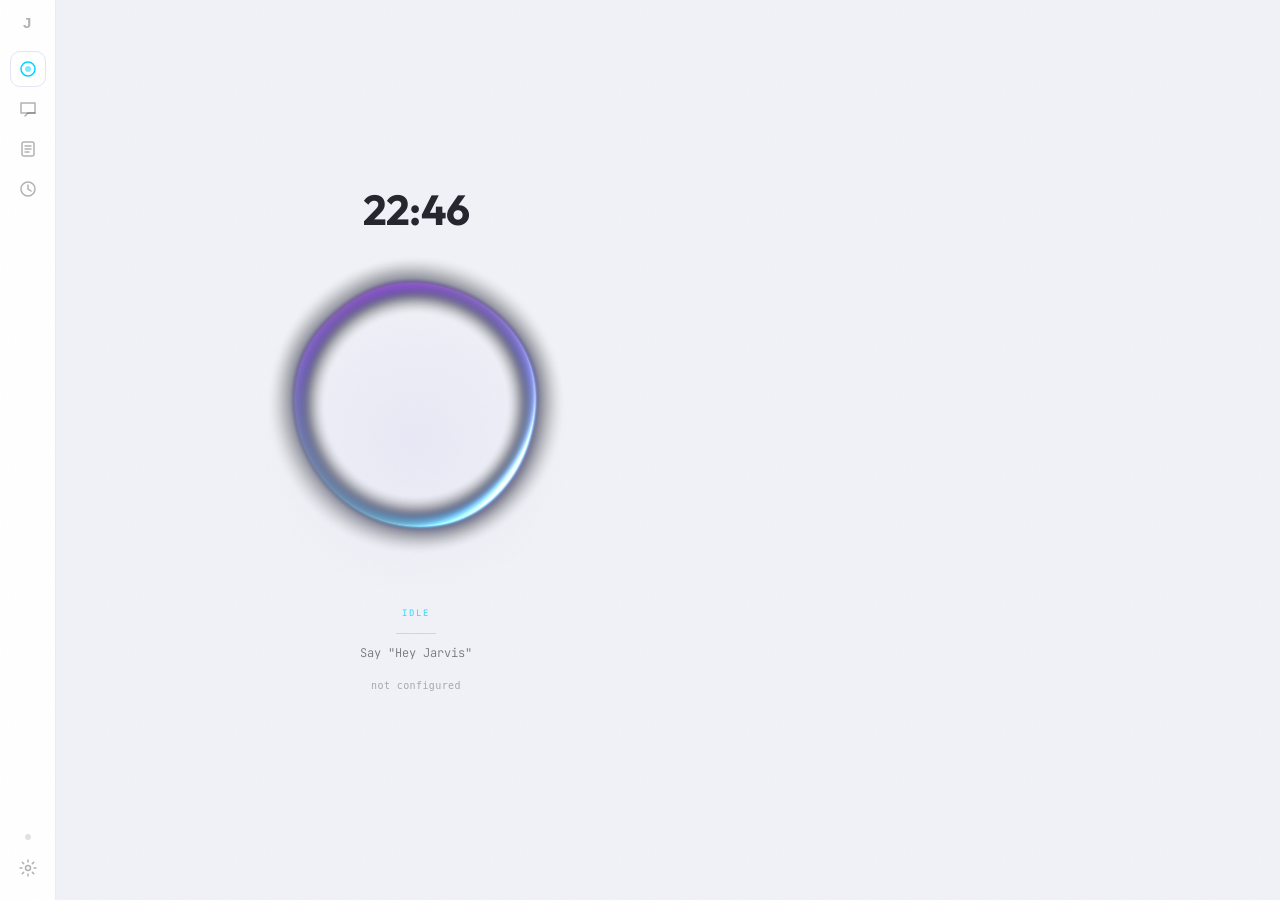
<file: desktop/index.html>
<!DOCTYPE html>
<html lang="en">
<head>
<meta charset="UTF-8">
<meta name="viewport" content="width=device-width, initial-scale=1.0">
<title>Jarvis</title>
<link rel="preconnect" href="https://fonts.googleapis.com">
<link href="https://fonts.googleapis.com/css2?family=Outfit:wght@300;400;500;600;700;800&family=JetBrains+Mono:wght@300;400;500&display=swap" rel="stylesheet">
<link rel="stylesheet" href="../shared/styles.css">
<link rel="stylesheet" href="desktop.css">
</head>
<body>
<div class="desktop-app" id="app">

  <!-- Left sidebar -->
  <aside class="sidebar">
    <div class="sidebar-logo">J</div>
    <nav class="sidebar-nav">
      <button class="sidebar-btn active" data-screen="orb" title="Jarvis">
        <svg width="20" height="20" viewBox="0 0 20 20" fill="none"><circle cx="10" cy="10" r="7" stroke="currentColor" stroke-width="1.5"/><circle cx="10" cy="10" r="3" fill="currentColor" opacity="0.5"/></svg>
      </button>
      <button class="sidebar-btn" data-screen="chat" title="Chat">
        <svg width="20" height="20" viewBox="0 0 20 20" fill="none"><path d="M3 4h14v10H3z" stroke="currentColor" stroke-width="1.5" stroke-linejoin="round"/><path d="M7 17l3-3h7" stroke="currentColor" stroke-width="1.5" stroke-linecap="round"/></svg>
      </button>
      <button class="sidebar-btn" data-screen="notes" title="Notes">
        <svg width="20" height="20" viewBox="0 0 20 20" fill="none"><rect x="4" y="3" width="12" height="14" rx="2" stroke="currentColor" stroke-width="1.5"/><path d="M7 7h6M7 10h6M7 13h4" stroke="currentColor" stroke-width="1.5" stroke-linecap="round"/></svg>
      </button>
      <button class="sidebar-btn" data-screen="reminders" title="Reminders">
        <svg width="20" height="20" viewBox="0 0 20 20" fill="none"><path d="M10 3a7 7 0 100 14A7 7 0 0010 3z" stroke="currentColor" stroke-width="1.5"/><path d="M10 6v4l3 2" stroke="currentColor" stroke-width="1.5" stroke-linecap="round"/></svg>
      </button>
    </nav>
    <div class="sidebar-bottom">
      <div class="sidebar-status">
        <div class="status-dot" id="statusDot"></div>
      </div>
      <button class="sidebar-btn" data-screen="settings" title="Settings">
        <svg width="20" height="20" viewBox="0 0 20 20" fill="none"><circle cx="10" cy="10" r="2.5" stroke="currentColor" stroke-width="1.5"/><path d="M10 2v2M10 16v2M2 10h2M16 10h2M4.22 4.22l1.42 1.42M14.36 14.36l1.42 1.42M4.22 15.78l1.42-1.42M14.36 5.64l1.42-1.42" stroke="currentColor" stroke-width="1.5" stroke-linecap="round"/></svg>
      </button>
    </div>
  </aside>

  <!-- Main content -->
  <main class="main-content">

    <!-- ORB SCREEN -->
    <div class="screen active" id="screen-orb">
      <div class="orb-screen orb-screen-desktop">
        <div class="orb-time" id="orbTime">00:00</div>
        <canvas id="orbCanvas" width="300" height="300"></canvas>
        <div class="orb-status">
          <span class="orb-label" id="orbLabel">Idle</span>
          <div class="orb-divider"></div>
          <span class="orb-sub" id="orbSub">Say "Hey Jarvis"</span>
        </div>
        <!-- statusTxt must exist in DOM for checkStatus() — hidden on desktop via CSS -->
        <div class="status-txt-desktop" id="statusTxt">not configured</div>
      </div>
    </div>

    <!-- CHAT SCREEN -->
    <div class="screen" id="screen-chat">
      <div class="screen-header">
        <span class="screen-title">Chat</span>
        <div style="display:flex;gap:8px;align-items:center">
          <button class="header-btn" id="btnVoiceMode" title="Toggle voice mode">
            <svg width="13" height="13" viewBox="0 0 24 24" fill="none">
              <rect x="9" y="2" width="6" height="12" rx="3" fill="currentColor"/>
              <path d="M5 10a7 7 0 0014 0" stroke="currentColor" stroke-width="2" stroke-linecap="round"/>
              <line x1="12" y1="19" x2="12" y2="22" stroke="currentColor" stroke-width="2" stroke-linecap="round"/>
            </svg>
          </button>
          <button class="header-btn" id="btnResetChat" title="Clear conversation">↺</button>
        </div>
      </div>
      <div class="chat-messages" id="chatMessages"></div>
      <div class="chat-input-row" id="chatTextRow">
        <input class="chat-input" id="chatInput" type="text" placeholder="Message Jarvis..." autocomplete="off"/>
        <button class="chat-send" id="chatSend">
          <svg width="14" height="14" viewBox="0 0 16 16" fill="none"><path d="M14 8L2 2l2.5 6L2 14l12-6z" fill="currentColor"/></svg>
        </button>
      </div>
      <div class="chat-voice-row" id="chatVoiceRow" style="display:none">
        <span class="voice-hint">Hold to speak</span>
        <button class="voice-hold-btn" id="chatMic" aria-label="Hold to speak">
          <svg width="24" height="24" viewBox="0 0 24 24" fill="none">
            <rect x="9" y="2" width="6" height="12" rx="3" fill="currentColor"/>
            <path d="M5 10a7 7 0 0014 0" stroke="currentColor" stroke-width="2" stroke-linecap="round"/>
            <line x1="12" y1="19" x2="12" y2="22" stroke="currentColor" stroke-width="2" stroke-linecap="round"/>
          </svg>
        </button>
      </div>
    </div>

    <!-- NOTES SCREEN -->
    <div class="screen" id="screen-notes">
      <div class="screen-header">
        <span class="screen-title">Notes</span>
        <button class="header-btn" id="btnAddNote">+</button>
      </div>
      <div class="search-row">
        <input class="search-input" id="notesSearch" type="text" placeholder="Search notes..."/>
      </div>
      <div class="list-container" id="notesList"></div>
    </div>

    <!-- REMINDERS SCREEN -->
    <div class="screen" id="screen-reminders">
      <div class="screen-header">
        <span class="screen-title">Reminders</span>
        <button class="header-btn" id="btnAddReminder">+</button>
      </div>
      <div class="list-container" id="remindersList"></div>
    </div>

    <!-- SETTINGS SCREEN -->
    <div class="screen" id="screen-settings">
      <div class="screen-header"><span class="screen-title">Settings</span></div>
      <div class="settings-body">
        <div class="settings-group">
          <label class="settings-label">Backend URL</label>
          <input class="settings-input" id="settingsUrl" type="text" placeholder="https://jarvis-nogm.onrender.com"/>
        </div>
        <div class="settings-group">
          <label class="settings-label">API Key</label>
          <input class="settings-input" id="settingsKey" type="password" placeholder="your-jarvis-api-key"/>
        </div>
        <div class="settings-group">
          <label class="settings-label">Theme</label>
          <div class="theme-toggle">
            <button class="theme-btn active" id="themeDark">Dark</button>
            <button class="theme-btn" id="themeLight">Light</button>
          </div>
        </div>
        <button class="save-btn" id="btnSaveSettings">Save Settings</button>
        <div class="settings-status" id="settingsStatus"></div>
        <div class="settings-divider">Connection</div>
        <button class="test-btn" id="btnTestConnection">Test Connection</button>
        <div class="connection-status" id="connectionStatus"></div>
      </div>
    </div>

  </main>
</div>
<!-- orb.js must load before app.js -->
<script src="../shared/orb.js"></script>
<script src="../shared/app.js"></script>
</body>
</html>
</file>
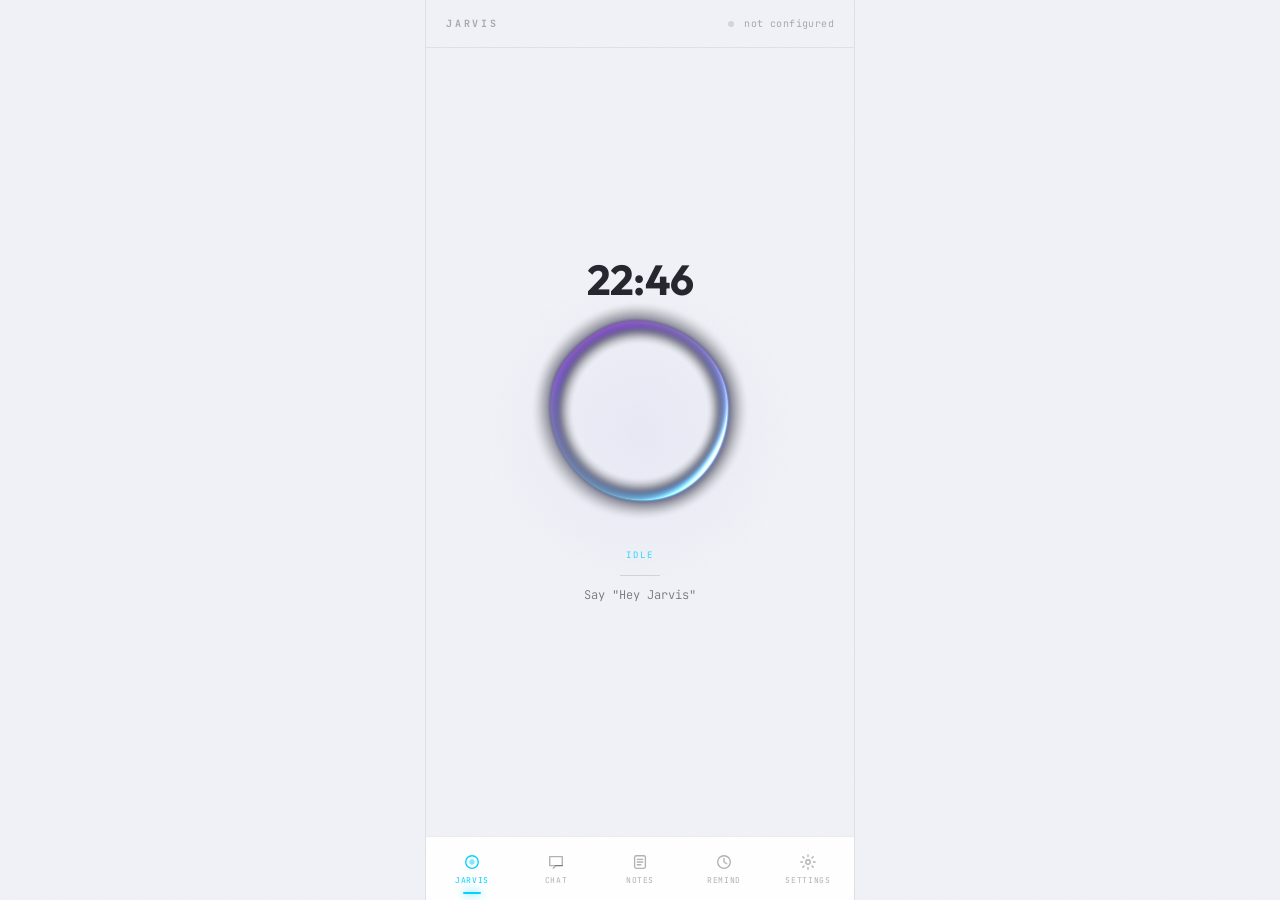
<file: web/index.html>
<!DOCTYPE html>
<html lang="en">
<head>
<meta charset="UTF-8">
<meta name="viewport" content="width=device-width, initial-scale=1.0">
<title>Jarvis</title>
<link rel="preconnect" href="https://fonts.googleapis.com">
<link href="https://fonts.googleapis.com/css2?family=Outfit:wght@300;400;500;600;700;800&family=JetBrains+Mono:wght@300;400;500&display=swap" rel="stylesheet">
<link rel="stylesheet" href="../shared/styles.css">
</head>
<body>
<div class="app" id="app">

  <!-- Header -->
  <div class="app-header">
    <span class="app-logo">JARVIS</span>
    <div class="header-right">
      <div class="status-dot" id="statusDot"></div>
      <span class="status-txt" id="statusTxt">not configured</span>
    </div>
  </div>

  <!-- ORB SCREEN -->
  <div class="screen active" id="screen-orb">
    <div class="orb-screen">
      <div class="orb-time" id="orbTime">00:00</div>
      <canvas id="orbCanvas" width="220" height="220"></canvas>
      <div class="orb-status">
        <span class="orb-label" id="orbLabel">Idle</span>
        <div class="orb-divider"></div>
        <span class="orb-sub" id="orbSub">Say "Hey Jarvis"</span>
      </div>
    </div>
  </div>

  <!-- CHAT SCREEN -->
  <div class="screen" id="screen-chat">
    <div class="screen-header">
      <span class="screen-title">Chat</span>
      <div style="display:flex;gap:8px;align-items:center">
        <button class="header-btn" id="btnVoiceMode" title="Toggle voice mode">
          <svg width="13" height="13" viewBox="0 0 24 24" fill="none">
            <rect x="9" y="2" width="6" height="12" rx="3" fill="currentColor"/>
            <path d="M5 10a7 7 0 0014 0" stroke="currentColor" stroke-width="2" stroke-linecap="round"/>
            <line x1="12" y1="19" x2="12" y2="22" stroke="currentColor" stroke-width="2" stroke-linecap="round"/>
          </svg>
        </button>
        <button class="header-btn" id="btnResetChat" title="Clear conversation">↺</button>
      </div>
    </div>
    <div class="chat-messages" id="chatMessages"></div>
    <div class="chat-input-row" id="chatTextRow">
      <input class="chat-input" id="chatInput" type="text" placeholder="Message Jarvis..." autocomplete="off"/>
      <button class="chat-send" id="chatSend">
        <svg width="14" height="14" viewBox="0 0 16 16" fill="none">
          <path d="M14 8L2 2l2.5 6L2 14l12-6z" fill="currentColor"/>
        </svg>
      </button>
    </div>
    <div class="chat-voice-row" id="chatVoiceRow" style="display:none">
      <span class="voice-hint">Hold to speak</span>
      <button class="voice-hold-btn" id="chatMic" aria-label="Hold to speak">
        <svg width="24" height="24" viewBox="0 0 24 24" fill="none">
          <rect x="9" y="2" width="6" height="12" rx="3" fill="currentColor"/>
          <path d="M5 10a7 7 0 0014 0" stroke="currentColor" stroke-width="2" stroke-linecap="round"/>
          <line x1="12" y1="19" x2="12" y2="22" stroke="currentColor" stroke-width="2" stroke-linecap="round"/>
        </svg>
      </button>
    </div>
  </div>

  <!-- NOTES SCREEN -->
  <div class="screen" id="screen-notes">
    <div class="screen-header">
      <span class="screen-title">Notes</span>
      <button class="header-btn" id="btnAddNote">+</button>
    </div>
    <div class="search-row">
      <input class="search-input" id="notesSearch" type="text" placeholder="Search notes..."/>
    </div>
    <div class="list-container" id="notesList"></div>
  </div>

  <!-- REMINDERS SCREEN -->
  <div class="screen" id="screen-reminders">
    <div class="screen-header">
      <span class="screen-title">Reminders</span>
      <button class="header-btn" id="btnAddReminder">+</button>
    </div>
    <div class="list-container" id="remindersList"></div>
  </div>

  <!-- SETTINGS SCREEN -->
  <div class="screen" id="screen-settings">
    <div class="screen-header"><span class="screen-title">Settings</span></div>
    <div class="settings-body">
      <div class="settings-group">
        <label class="settings-label">Backend URL</label>
        <input class="settings-input" id="settingsUrl" type="text" placeholder="https://jarvis-nogm.onrender.com"/>
      </div>
      <div class="settings-group">
        <label class="settings-label">API Key</label>
        <input class="settings-input" id="settingsKey" type="password" placeholder="your-jarvis-api-key"/>
      </div>
      <div class="settings-group">
        <label class="settings-label">Theme</label>
        <div class="theme-toggle">
          <button class="theme-btn active" id="themeDark">Dark</button>
          <button class="theme-btn" id="themeLight">Light</button>
        </div>
      </div>
      <button class="save-btn" id="btnSaveSettings">Save Settings</button>
      <div class="settings-status" id="settingsStatus"></div>
      <div class="settings-divider">Connection</div>
      <button class="test-btn" id="btnTestConnection">Test Connection</button>
      <div class="connection-status" id="connectionStatus"></div>
    </div>
  </div>

  <!-- Bottom nav -->
  <nav class="bottom-nav">
    <button class="nav-btn active" data-screen="orb">
      <svg width="18" height="18" viewBox="0 0 20 20" fill="none"><circle cx="10" cy="10" r="7" stroke="currentColor" stroke-width="1.5"/><circle cx="10" cy="10" r="3" fill="currentColor" opacity="0.5"/></svg>
      <span>Jarvis</span>
    </button>
    <button class="nav-btn" data-screen="chat">
      <svg width="18" height="18" viewBox="0 0 20 20" fill="none"><path d="M3 4h14v10H3z" stroke="currentColor" stroke-width="1.5" stroke-linejoin="round"/><path d="M7 17l3-3h7" stroke="currentColor" stroke-width="1.5" stroke-linecap="round"/></svg>
      <span>Chat</span>
    </button>
    <button class="nav-btn" data-screen="notes">
      <svg width="18" height="18" viewBox="0 0 20 20" fill="none"><rect x="4" y="3" width="12" height="14" rx="2" stroke="currentColor" stroke-width="1.5"/><path d="M7 7h6M7 10h6M7 13h4" stroke="currentColor" stroke-width="1.5" stroke-linecap="round"/></svg>
      <span>Notes</span>
    </button>
    <button class="nav-btn" data-screen="reminders">
      <svg width="18" height="18" viewBox="0 0 20 20" fill="none"><path d="M10 3a7 7 0 100 14A7 7 0 0010 3z" stroke="currentColor" stroke-width="1.5"/><path d="M10 6v4l3 2" stroke="currentColor" stroke-width="1.5" stroke-linecap="round"/></svg>
      <span>Remind</span>
    </button>
    <button class="nav-btn" data-screen="settings">
      <svg width="18" height="18" viewBox="0 0 20 20" fill="none"><circle cx="10" cy="10" r="2.5" stroke="currentColor" stroke-width="1.5"/><path d="M10 2v2M10 16v2M2 10h2M16 10h2M4.22 4.22l1.42 1.42M14.36 14.36l1.42 1.42M4.22 15.78l1.42-1.42M14.36 5.64l1.42-1.42" stroke="currentColor" stroke-width="1.5" stroke-linecap="round"/></svg>
      <span>Settings</span>
    </button>
  </nav>
</div>
<!-- orb.js must load before app.js -->
<script src="../shared/orb.js"></script>
<script src="../shared/app.js"></script>
</body>
</html>
</file>
<file: shared/styles.css>
/* ═══════════════════════════════════════════════════════════════════════════
   JARVIS — Design System
   Aesthetic: Tactical Luxury. A field terminal for a superhero.
═══════════════════════════════════════════════════════════════════════════ */

@import url('https://fonts.googleapis.com/css2?family=Outfit:wght@300;400;500;600;700;800&family=JetBrains+Mono:wght@300;400;500&display=swap');

/* ── Variables ─────────────────────────────────────────────────────────── */
:root {
  --bg:      #030407;
  --bg2:     #080b12;
  --bg3:     #0d1018;
  --bg4:     #131720;
  --bg5:     #1a1f2e;
  --border:  rgba(255,255,255,0.055);
  --border2: rgba(255,255,255,0.10);
  --border3: rgba(255,255,255,0.18);
  --text:    #eef0f6;
  --text2:   rgba(238,240,246,0.50);
  --text3:   rgba(238,240,246,0.22);
  --text4:   rgba(238,240,246,0.10);
  --accent:      #00d4ff;
  --accent-dim:  rgba(0,212,255,0.12);
  --accent-glow: rgba(0,212,255,0.08);
  --amber:     #f5a623;
  --amber-dim: rgba(245,166,35,0.12);
  --green:     #00e5a0;
  --green-dim: rgba(0,229,160,0.10);
  --red:       #ff4d6a;
  --red-dim:   rgba(255,77,106,0.10);
  --purple:    #7F77DD;
  --nav-h:     64px;
  --header-h:  48px;
  --radius:    10px;
  --radius-lg: 14px;
  --font-ui:   'Outfit', sans-serif;
  --font-mono: 'JetBrains Mono', monospace;
}

/* ── 5. System dark/light preference ───────────────────────────────────── */
/* Applies ONLY if user hasn't manually set a theme via data-theme attr */
@media (prefers-color-scheme: light) {
  :root:not([data-theme="dark"]) {
    --bg:      #f0f2f7;
    --bg2:     #ffffff;
    --bg3:     #e8eaf2;
    --bg4:     #dde0ed;
    --bg5:     #d0d4e8;
    --border:  rgba(0,0,0,0.07);
    --border2: rgba(0,0,0,0.12);
    --border3: rgba(0,0,0,0.20);
    --text:    #0d1018;
    --text2:   rgba(13,16,24,0.55);
    --text3:   rgba(13,16,24,0.32);
    --text4:   rgba(13,16,24,0.12);
    --accent-dim:  rgba(0,180,220,0.10);
    --accent-glow: rgba(0,180,220,0.06);
  }
}

/* Manual override always wins */
[data-theme="light"] {
  --bg:      #f0f2f7;
  --bg2:     #ffffff;
  --bg3:     #e8eaf2;
  --bg4:     #dde0ed;
  --bg5:     #d0d4e8;
  --border:  rgba(0,0,0,0.07);
  --border2: rgba(0,0,0,0.12);
  --border3: rgba(0,0,0,0.20);
  --text:    #0d1018;
  --text2:   rgba(13,16,24,0.55);
  --text3:   rgba(13,16,24,0.32);
  --text4:   rgba(13,16,24,0.12);
  --accent-dim:  rgba(0,180,220,0.10);
  --accent-glow: rgba(0,180,220,0.06);
}

/* ── Reset ─────────────────────────────────────────────────────────────── */
*, *::before, *::after { box-sizing: border-box; margin: 0; padding: 0; }

html, body {
  width: 100%; height: 100%;
  overflow: hidden;
  background: var(--bg);
  color: var(--text);
  font-family: var(--font-ui);
  font-size: 14px;
  -webkit-font-smoothing: antialiased;
  -moz-osx-font-smoothing: grayscale;
  /* 3. Custom cursor */
  cursor: url("data:image/svg+xml;utf8,<svg width='20' height='20' viewBox='0 0 20 20' fill='none' xmlns='http://www.w3.org/2000/svg'><circle cx='10' cy='10' r='8' stroke='%2300d4ff' stroke-width='1.5' opacity='0.5'/><circle cx='10' cy='10' r='3' fill='%2300d4ff'/></svg>") 10 10, auto;
}

/* Grain overlay */
body::after {
  content: '';
  position: fixed;
  inset: 0;
  pointer-events: none;
  z-index: 9999;
  opacity: 0.028;
  background-image: url("data:image/svg+xml,%3Csvg viewBox='0 0 256 256' xmlns='http://www.w3.org/2000/svg'%3E%3Cfilter id='noise'%3E%3CfeTurbulence type='fractalNoise' baseFrequency='0.9' numOctaves='4' stitchTiles='stitch'/%3E%3C/filter%3E%3Crect width='100%25' height='100%25' filter='url(%23noise)'/%3E%3C/svg%3E");
  background-size: 128px 128px;
}

/* ── Keyframes ─────────────────────────────────────────────────────────── */
@keyframes screenIn {
  from { opacity: 0; transform: translateY(6px); }
  to   { opacity: 1; transform: translateY(0); }
}

/* 2. Card scroll-in */
@keyframes cardIn {
  from { opacity: 0; transform: translateY(14px); }
  to   { opacity: 1; transform: translateY(0); }
}

/* 1. Character stagger */
@keyframes charIn {
  from { opacity: 0; transform: translateY(6px); }
  to   { opacity: 1; transform: translateY(0); }
}

@keyframes msgIn {
  from { opacity: 0; transform: translateY(8px) scale(0.98); }
  to   { opacity: 1; transform: translateY(0) scale(1); }
}
@keyframes pulse-dot {
  0%,100% { opacity: 1; box-shadow: 0 0 0px var(--amber); }
  50%      { opacity: 0.5; box-shadow: 0 0 10px var(--amber); }
}
@keyframes dot {
  0%,80%,100% { transform: translateY(0); opacity: 0.4; }
  40%          { transform: translateY(-5px); opacity: 1; }
}
@keyframes mic-pulse {
  0%,100% { box-shadow: 0 0 0 0 rgba(0,212,255,0.3); }
  50%      { box-shadow: 0 0 0 8px rgba(0,212,255,0); }
}
@keyframes overlayIn { from { opacity: 0; } to { opacity: 1; } }
@keyframes sheetUp   { from { transform: translateY(100%); } to { transform: translateY(0); } }

/* ── App shell ─────────────────────────────────────────────────────────── */
.app {
  display: flex;
  flex-direction: column;
  height: 100vh;
  max-width: 430px;
  margin: 0 auto;
  position: relative;
  border-left:  0.5px solid var(--border);
  border-right: 0.5px solid var(--border);
}

/* ── App header ────────────────────────────────────────────────────────── */
.app-header {
  height: var(--header-h);
  display: flex;
  align-items: center;
  justify-content: space-between;
  padding: 0 20px;
  border-bottom: 0.5px solid var(--border);
  flex-shrink: 0;
  background: var(--bg);
  position: relative;
  z-index: 10;
}
.app-logo {
  font-size: 10px;
  font-weight: 700;
  letter-spacing: 0.28em;
  color: var(--text3);
  font-family: var(--font-mono);
}
.header-right { display: flex; align-items: center; gap: 10px; }
.status-dot {
  width: 6px; height: 6px;
  border-radius: 50%;
  background: var(--text4);
  transition: background 0.4s, box-shadow 0.4s;
}
.status-dot.online  { background: var(--green); box-shadow: 0 0 8px var(--green); }
.status-dot.loading { background: var(--amber); animation: pulse-dot 1.2s ease-in-out infinite; }
.status-txt {
  font-size: 10px;
  color: var(--text3);
  font-family: var(--font-mono);
  letter-spacing: 0.04em;
}

/* ── Screens ───────────────────────────────────────────────────────────── */
.screen {
  display: none;
  flex-direction: column;
  flex: 1;
  overflow: hidden;
  animation: screenIn 0.2s cubic-bezier(0.22,1,0.36,1);
}
.screen.active { display: flex; }

.screen-header {
  display: flex;
  align-items: center;
  justify-content: space-between;
  padding: 18px 20px 14px;
  border-bottom: 0.5px solid var(--border);
  flex-shrink: 0;
}
.screen-title {
  font-size: 13px;
  font-weight: 600;
  letter-spacing: 0.12em;
  text-transform: uppercase;
  color: var(--text2);
  font-family: var(--font-mono);
}
.header-btn {
  width: 30px; height: 30px;
  border: 0.5px solid var(--border2);
  background: var(--bg3);
  color: var(--text2);
  border-radius: 8px;
  cursor: pointer;
  font-size: 14px;
  display: flex; align-items: center; justify-content: center;
  transition: all 0.15s;
  font-family: var(--font-ui);
}
.header-btn:hover {
  background: var(--bg4);
  color: var(--text);
  border-color: var(--accent);
  box-shadow: 0 0 12px var(--accent-glow);
}

/* ── ORB SCREEN ────────────────────────────────────────────────────────── */
.orb-screen {
  display: flex;
  flex-direction: column;
  align-items: center;
  justify-content: center;
  flex: 1;
  gap: 0;
  padding: 0 24px 20px;
  overflow: hidden;
  position: relative;
}
.orb-screen::before {
  content: '';
  position: absolute;
  width: 320px; height: 320px;
  border-radius: 50%;
  background: radial-gradient(circle, var(--orb-glow, rgba(127,119,221,0.08)) 0%, transparent 70%);
  pointer-events: none;
  transition: background 1.2s ease;
  z-index: 0;
}
.orb-screen.state-listening::before { --orb-glow: rgba(0,212,255,0.10); }
.orb-screen.state-thinking::before  { --orb-glow: rgba(127,119,221,0.13); }
.orb-screen.state-speaking::before  { --orb-glow: rgba(245,166,35,0.10); }

#orbCanvas { display: block; position: relative; z-index: 1; }

.orb-status {
  display: flex;
  flex-direction: column;
  align-items: center;
  gap: 10px;
  margin-top: 28px;
  position: relative;
  z-index: 1;
  width: 100%;
}
.orb-time {
  font-size: 42px;
  font-weight: 700;
  letter-spacing: -0.02em;
  color: var(--text);
  font-family: var(--font-ui);
  line-height: 1;
  opacity: 0.9;
}

/* 1. Orb label — character stagger */
.orb-label {
  font-size: 9px;
  font-weight: 500;
  letter-spacing: 0.22em;
  text-transform: uppercase;
  color: var(--accent);
  font-family: var(--font-mono);
  opacity: 0.7;
  transition: color 0.6s, opacity 0.3s;
  display: inline-block;
  min-height: 12px;
}
/* Each .char span injected by JS */
.orb-label .char {
  display: inline-block;
  animation: charIn 0.3s cubic-bezier(0.22,1,0.36,1) both;
}

.orb-screen.state-listening .orb-label { color: var(--accent); opacity: 1; }
.orb-screen.state-thinking  .orb-label { color: var(--purple); opacity: 1; }
.orb-screen.state-speaking  .orb-label { color: var(--amber);  opacity: 1; }

.orb-sub {
  font-size: 12px;
  color: var(--text2);
  font-family: var(--font-mono);
  font-weight: 300;
  text-align: center;
  max-width: 280px;
  line-height: 1.6;
  min-height: 20px;
  transition: color 0.4s;
}
.orb-divider {
  width: 40px;
  height: 1px;
  background: var(--border2);
  margin: 4px auto 0;
}

/* ── CHAT SCREEN ───────────────────────────────────────────────────────── */
.chat-messages {
  flex: 1;
  overflow-y: auto;
  padding: 16px;
  display: flex;
  flex-direction: column;
  gap: 12px;
  scrollbar-width: thin;
  scrollbar-color: var(--bg5) transparent;
}
.msg {
  display: flex;
  flex-direction: column;
  max-width: 80%;
  animation: msgIn 0.18s cubic-bezier(0.22,1,0.36,1);
}
.msg.user      { align-self: flex-end;   align-items: flex-end; }
.msg.assistant { align-self: flex-start; align-items: flex-start; }
.msg.assistant::before {
  content: 'J';
  display: inline-flex;
  align-items: center;
  justify-content: center;
  width: 18px; height: 18px;
  border-radius: 5px;
  background: var(--accent-dim);
  border: 0.5px solid rgba(0,212,255,0.2);
  font-size: 9px;
  font-weight: 700;
  color: var(--accent);
  font-family: var(--font-mono);
  margin-bottom: 5px;
  letter-spacing: 0;
}
.msg-bubble {
  padding: 10px 14px;
  border-radius: var(--radius-lg);
  font-size: 13px;
  line-height: 1.6;
  font-weight: 400;
}
.msg.user .msg-bubble {
  background: var(--bg4);
  border: 0.5px solid var(--border3);
  color: var(--text);
  border-radius: var(--radius-lg) var(--radius-lg) 3px var(--radius-lg);
}
.msg.assistant .msg-bubble {
  background: var(--bg3);
  border: 0.5px solid var(--border);
  color: var(--text);
  border-radius: var(--radius-lg) var(--radius-lg) var(--radius-lg) 3px;
}
.msg-time {
  font-size: 9px;
  color: var(--text3);
  margin-top: 4px;
  font-family: var(--font-mono);
  padding: 0 2px;
  letter-spacing: 0.04em;
}
.chat-input-row {
  display: flex;
  gap: 8px;
  padding: 12px 16px;
  border-top: 0.5px solid var(--border);
  flex-shrink: 0;
  background: var(--bg);
}
.chat-input {
  flex: 1;
  background: var(--bg3);
  border: 0.5px solid var(--border2);
  border-radius: var(--radius);
  padding: 10px 14px;
  color: var(--text);
  font-family: var(--font-ui);
  font-size: 13px;
  outline: none;
  transition: border-color 0.15s, box-shadow 0.15s;
}
.chat-input:focus { border-color: var(--accent); box-shadow: 0 0 0 3px var(--accent-glow); }
.chat-input::placeholder { color: var(--text3); }
.chat-send {
  width: 40px; height: 40px;
  border-radius: var(--radius);
  background: var(--accent);
  border: none;
  color: #000;
  cursor: pointer;
  display: flex; align-items: center; justify-content: center;
  flex-shrink: 0;
  transition: opacity 0.15s, box-shadow 0.15s;
}
.chat-send:hover    { opacity: 0.85; box-shadow: 0 0 16px rgba(0,212,255,0.3); }
.chat-send:disabled { opacity: 0.3; cursor: not-allowed; box-shadow: none; }
.typing-dots span {
  display: inline-block;
  width: 4px; height: 4px;
  border-radius: 50%;
  background: var(--text3);
  margin: 0 2px;
  animation: dot 1.2s infinite;
}
.typing-dots span:nth-child(2) { animation-delay: 0.2s; }
.typing-dots span:nth-child(3) { animation-delay: 0.4s; }

/* ── NOTES SCREEN ──────────────────────────────────────────────────────── */
.search-row { padding: 12px 16px 8px; flex-shrink: 0; }
.search-input {
  width: 100%;
  background: var(--bg3);
  border: 0.5px solid var(--border);
  border-radius: var(--radius);
  padding: 9px 13px;
  color: var(--text);
  font-family: var(--font-ui);
  font-size: 13px;
  outline: none;
  transition: border-color 0.15s, box-shadow 0.15s;
}
.search-input:focus { border-color: var(--accent); box-shadow: 0 0 0 3px var(--accent-glow); }
.search-input::placeholder { color: var(--text3); }
.list-container {
  flex: 1;
  overflow-y: auto;
  padding: 8px 16px 16px;
  display: flex;
  flex-direction: column;
  gap: 8px;
  scrollbar-width: thin;
  scrollbar-color: var(--bg5) transparent;
}

/* 2. Note cards — staggered scroll-in */
.note-card {
  background: var(--bg3);
  border: 0.5px solid var(--border);
  border-left: 2px solid var(--border2);
  border-radius: var(--radius);
  padding: 13px 14px 12px 16px;
  cursor: pointer;
  position: relative;
  opacity: 0;
  animation: cardIn 0.35s cubic-bezier(0.22,1,0.36,1) forwards;
  transition: border-color 0.2s, background 0.2s, border-left-color 0.2s;
}
.note-card:nth-child(1) { animation-delay: 0.04s; }
.note-card:nth-child(2) { animation-delay: 0.09s; }
.note-card:nth-child(3) { animation-delay: 0.14s; }
.note-card:nth-child(4) { animation-delay: 0.19s; }
.note-card:nth-child(5) { animation-delay: 0.24s; }
.note-card:nth-child(n+6) { animation-delay: 0.28s; }
.note-card:hover {
  border-color: var(--border2);
  border-left-color: var(--accent);
  background: var(--bg4);
}
.note-card-title {
  font-size: 13px;
  font-weight: 600;
  color: var(--text);
  margin-bottom: 5px;
  white-space: nowrap;
  overflow: hidden;
  text-overflow: ellipsis;
  padding-right: 24px;
}
.note-card-preview {
  font-size: 11px;
  color: var(--text3);
  line-height: 1.55;
  display: -webkit-box;
  -webkit-line-clamp: 2;
  -webkit-box-orient: vertical;
  overflow: hidden;
  font-family: var(--font-mono);
  font-weight: 300;
}
.note-card-meta {
  font-size: 10px;
  color: var(--text4);
  margin-top: 8px;
  font-family: var(--font-mono);
  letter-spacing: 0.04em;
}
.note-card-delete {
  position: absolute;
  top: 11px; right: 11px;
  background: none;
  border: none;
  color: var(--text4);
  cursor: pointer;
  font-size: 12px;
  padding: 3px 5px;
  border-radius: 5px;
  transition: color 0.15s, background 0.15s;
  line-height: 1;
}
.note-card-delete:hover { color: var(--red); background: var(--red-dim); }
.empty-state {
  display: flex;
  flex-direction: column;
  align-items: center;
  justify-content: center;
  flex: 1;
  gap: 10px;
  color: var(--text3);
  font-size: 12px;
  padding: 40px 0;
  font-family: var(--font-mono);
}
.empty-state div { font-size: 28px; opacity: 0.4; }

/* ── REMINDERS SCREEN ──────────────────────────────────────────────────── */
/* 2. Reminder rows — staggered scroll-in */
.reminder-row {
  display: flex;
  align-items: center;
  gap: 12px;
  background: var(--bg3);
  border: 0.5px solid var(--border);
  border-radius: var(--radius);
  padding: 13px 14px;
  opacity: 0;
  animation: cardIn 0.35s cubic-bezier(0.22,1,0.36,1) forwards;
  transition: border-color 0.15s;
}
.reminder-row:nth-child(1) { animation-delay: 0.04s; }
.reminder-row:nth-child(2) { animation-delay: 0.09s; }
.reminder-row:nth-child(3) { animation-delay: 0.14s; }
.reminder-row:nth-child(4) { animation-delay: 0.19s; }
.reminder-row:nth-child(5) { animation-delay: 0.24s; }
.reminder-row:nth-child(n+6) { animation-delay: 0.28s; }
.reminder-row:hover { border-color: var(--border2); }
.reminder-dot {
  width: 7px; height: 7px;
  border-radius: 50%;
  background: var(--accent);
  box-shadow: 0 0 8px var(--accent);
  flex-shrink: 0;
  transition: background 0.3s, box-shadow 0.3s;
}
.reminder-dot.fired { background: var(--text4); box-shadow: none; }
.reminder-body { flex: 1; min-width: 0; }
.reminder-text {
  font-size: 13px;
  color: var(--text);
  white-space: nowrap;
  overflow: hidden;
  text-overflow: ellipsis;
  font-weight: 400;
}
.reminder-text.fired { color: var(--text3); text-decoration: line-through; }
.reminder-when {
  font-size: 10px;
  color: var(--text3);
  margin-top: 3px;
  font-family: var(--font-mono);
  letter-spacing: 0.03em;
}
.reminder-pill {
  font-size: 10px;
  padding: 3px 9px;
  border-radius: 20px;
  background: var(--accent-dim);
  color: var(--accent);
  border: 0.5px solid rgba(0,212,255,0.15);
  white-space: nowrap;
  flex-shrink: 0;
  font-family: var(--font-mono);
  letter-spacing: 0.03em;
}
.reminder-pill.soon { background: var(--amber-dim); color: var(--amber); border-color: rgba(245,166,35,0.2); }
.reminder-pill.done { background: var(--green-dim); color: var(--green); border-color: rgba(0,229,160,0.15); }
.reminder-delete {
  background: none;
  border: none;
  color: var(--text4);
  cursor: pointer;
  font-size: 12px;
  padding: 3px 5px;
  border-radius: 5px;
  transition: color 0.15s, background 0.15s;
  flex-shrink: 0;
}
.reminder-delete:hover { color: var(--red); background: var(--red-dim); }

/* ── SETTINGS SCREEN ───────────────────────────────────────────────────── */
.settings-body {
  flex: 1;
  overflow-y: auto;
  padding: 20px;
  display: flex;
  flex-direction: column;
  gap: 16px;
}
.settings-group { display: flex; flex-direction: column; gap: 7px; }
.settings-label {
  font-size: 9px;
  letter-spacing: 0.18em;
  text-transform: uppercase;
  color: var(--text3);
  font-family: var(--font-mono);
}
.settings-input {
  background: var(--bg3);
  border: 0.5px solid var(--border2);
  border-radius: var(--radius);
  padding: 10px 13px;
  color: var(--text);
  font-family: var(--font-mono);
  font-size: 12px;
  outline: none;
  transition: border-color 0.15s, box-shadow 0.15s;
}
.settings-input:focus { border-color: var(--accent); box-shadow: 0 0 0 3px var(--accent-glow); }
.theme-toggle { display: flex; gap: 8px; }
.theme-btn {
  flex: 1;
  padding: 9px;
  border-radius: var(--radius);
  border: 0.5px solid var(--border);
  background: var(--bg3);
  color: var(--text2);
  font-family: var(--font-ui);
  font-size: 12px;
  font-weight: 500;
  cursor: pointer;
  transition: all 0.15s;
  letter-spacing: 0.04em;
}
.theme-btn.active { background: var(--accent-dim); border-color: var(--accent); color: var(--accent); }
.save-btn {
  width: 100%;
  padding: 11px;
  background: var(--accent);
  border: none;
  border-radius: var(--radius);
  color: #000;
  font-family: var(--font-ui);
  font-size: 13px;
  font-weight: 700;
  cursor: pointer;
  letter-spacing: 0.06em;
  transition: opacity 0.15s, box-shadow 0.15s;
}
.save-btn:hover { opacity: 0.88; box-shadow: 0 0 20px rgba(0,212,255,0.25); }
.settings-status {
  font-size: 11px;
  color: var(--green);
  text-align: center;
  min-height: 16px;
  font-family: var(--font-mono);
  letter-spacing: 0.04em;
}
.settings-divider {
  font-size: 9px;
  letter-spacing: 0.18em;
  text-transform: uppercase;
  color: var(--text3);
  padding-top: 6px;
  border-top: 0.5px solid var(--border);
  font-family: var(--font-mono);
}
.test-btn {
  width: 100%;
  padding: 10px;
  background: var(--bg3);
  border: 0.5px solid var(--border2);
  border-radius: var(--radius);
  color: var(--text2);
  font-family: var(--font-ui);
  font-size: 13px;
  font-weight: 500;
  cursor: pointer;
  transition: all 0.15s;
}
.test-btn:hover { border-color: var(--accent); color: var(--text); }
.connection-status { font-size: 11px; text-align: center; min-height: 16px; font-family: var(--font-mono); letter-spacing: 0.04em; }
.connection-status.ok    { color: var(--green); }
.connection-status.error { color: var(--red); }

/* ── BOTTOM NAV ────────────────────────────────────────────────────────── */
.bottom-nav {
  display: flex;
  height: var(--nav-h);
  border-top: 0.5px solid var(--border);
  background: var(--bg2);
  flex-shrink: 0;
  padding: 0 4px;
}
.nav-btn {
  flex: 1;
  display: flex;
  flex-direction: column;
  align-items: center;
  justify-content: center;
  gap: 4px;
  background: none;
  border: none;
  color: var(--text3);
  cursor: pointer;
  font-family: var(--font-mono);
  font-size: 8px;
  letter-spacing: 0.08em;
  text-transform: uppercase;
  transition: color 0.15s;
  padding: 6px 0;
  position: relative;
}
.nav-btn:hover  { color: var(--text2); }
.nav-btn.active { color: var(--accent); }
.nav-btn.active::after {
  content: '';
  position: absolute;
  bottom: 6px;
  left: 50%;
  transform: translateX(-50%);
  width: 18px; height: 2px;
  border-radius: 1px;
  background: var(--accent);
  box-shadow: 0 0 8px var(--accent);
}

/* ── MODAL ─────────────────────────────────────────────────────────────── */
.modal-overlay {
  position: fixed;
  inset: 0;
  background: rgba(3,4,7,0.75);
  backdrop-filter: blur(4px);
  display: flex;
  align-items: flex-end;
  z-index: 100;
  animation: overlayIn 0.18s ease;
}
.modal {
  width: 100%;
  max-width: 430px;
  margin: 0 auto;
  background: var(--bg2);
  border-top: 0.5px solid var(--border2);
  border-radius: 18px 18px 0 0;
  padding: 22px 20px 28px;
  display: flex;
  flex-direction: column;
  gap: 13px;
  animation: sheetUp 0.22s cubic-bezier(0.22,1,0.36,1);
}
.modal::before {
  content: '';
  display: block;
  width: 36px; height: 3px;
  border-radius: 2px;
  background: var(--border3);
  margin: -8px auto 2px;
}
.modal-title { font-size: 15px; font-weight: 600; letter-spacing: 0.01em; }
.modal-input {
  background: var(--bg3);
  border: 0.5px solid var(--border2);
  border-radius: var(--radius);
  padding: 10px 13px;
  color: var(--text);
  font-family: var(--font-ui);
  font-size: 13px;
  outline: none;
  width: 100%;
  transition: border-color 0.15s, box-shadow 0.15s;
}
.modal-input:focus { border-color: var(--accent); box-shadow: 0 0 0 3px var(--accent-glow); }
.modal-textarea { resize: vertical; min-height: 80px; font-family: var(--font-mono); font-size: 12px; font-weight: 300; line-height: 1.6; }
.modal-actions { display: flex; gap: 9px; }
.modal-btn {
  flex: 1;
  padding: 11px;
  border-radius: var(--radius);
  font-family: var(--font-ui);
  font-size: 13px;
  font-weight: 600;
  cursor: pointer;
  transition: all 0.15s;
  letter-spacing: 0.03em;
}
.modal-btn.primary  { background: var(--accent); border: none; color: #000; }
.modal-btn.primary:hover { opacity: 0.88; box-shadow: 0 0 16px rgba(0,212,255,0.25); }
.modal-btn.secondary { background: var(--bg3); border: 0.5px solid var(--border2); color: var(--text2); }
.modal-btn.secondary:hover { border-color: var(--border3); color: var(--text); }

/* ── VOICE HOLD BUTTON ─────────────────────────────────────────────────── */
.chat-voice-row {
  display: flex;
  flex-direction: column;
  align-items: center;
  justify-content: center;
  gap: 12px;
  padding: 20px 16px;
  border-top: 0.5px solid var(--border);
  flex-shrink: 0;
}
.voice-hint { font-size: 10px; color: var(--text3); font-family: var(--font-mono); letter-spacing: 0.06em; text-transform: uppercase; }
.voice-hold-btn {
  width: 76px; height: 76px;
  border-radius: 50%;
  background: var(--bg3);
  border: 0.5px solid var(--border2);
  color: var(--text2);
  cursor: pointer;
  display: flex; align-items: center; justify-content: center;
  transition: all 0.2s;
  user-select: none;
  -webkit-user-select: none;
  touch-action: none;
}
.voice-hold-btn:hover { border-color: var(--accent); color: var(--accent); background: var(--accent-dim); box-shadow: 0 0 24px var(--accent-glow); }
.voice-hold-btn.recording { background: var(--accent-dim); border-color: var(--accent); color: var(--accent); animation: mic-pulse 0.9s cubic-bezier(0.4,0,0.6,1) infinite; }
.mic-btn {
  width: 40px; height: 40px;
  border-radius: var(--radius);
  background: var(--bg3);
  border: 0.5px solid var(--border2);
  color: var(--text3);
  cursor: pointer;
  display: flex; align-items: center; justify-content: center;
  flex-shrink: 0;
  transition: all 0.15s;
  user-select: none; -webkit-user-select: none; touch-action: none;
}
.mic-btn:hover { border-color: var(--accent); color: var(--accent); }
.mic-btn.recording { background: var(--accent-dim); border-color: var(--accent); color: var(--accent); animation: mic-pulse 0.9s infinite; }

/* ── SCROLLBAR ─────────────────────────────────────────────────────────── */
::-webkit-scrollbar { width: 2px; }
::-webkit-scrollbar-track { background: transparent; }
::-webkit-scrollbar-thumb { background: var(--bg5); border-radius: 1px; }

/* ── FOCUS OUTLINE ─────────────────────────────────────────────────────── */
:focus-visible { outline: 1.5px solid var(--accent); outline-offset: 2px; }
</file>
<file: desktop/desktop.css>
/* ── Desktop layout — overrides styles.css ───────────────────────────────── */
html, body { overflow: hidden; }

.desktop-app {
  display: flex;
  height: 100vh;
  width: 100vw;
  background: var(--bg);
  /* No max-width — fills the whole screen */
  max-width: none;
  margin: 0;
}

/* ── Sidebar ──────────────────────────────────────────────────────────────── */
.sidebar {
  width: 56px;
  height: 100vh;
  background: var(--bg2);
  border-right: 0.5px solid var(--border);
  display: flex;
  flex-direction: column;
  align-items: center;
  padding: 14px 0;
  flex-shrink: 0;
  gap: 4px;
}

.sidebar-logo {
  font-size: 15px;
  font-weight: 700;
  letter-spacing: 0.05em;
  color: var(--text3);
  margin-bottom: 16px;
  font-family: 'Syne', sans-serif;
}

.sidebar-nav {
  display: flex;
  flex-direction: column;
  gap: 4px;
  flex: 1;
}

.sidebar-btn {
  width: 36px; height: 36px;
  border-radius: 10px;
  background: none;
  border: none;
  color: var(--text3);
  cursor: pointer;
  display: flex; align-items: center; justify-content: center;
  transition: all 0.15s;
  position: relative;
}
.sidebar-btn:hover  { background: var(--bg4); color: var(--text2); }
.sidebar-btn.active { background: var(--accent2); color: var(--accent); border: 0.5px solid rgba(127,119,221,0.2); }

/* Tooltip on hover */
.sidebar-btn[title]:hover::after {
  content: attr(title);
  position: absolute;
  left: calc(100% + 10px);
  top: 50%;
  transform: translateY(-50%);
  background: var(--bg4);
  color: var(--text);
  font-size: 11px;
  font-family: 'Syne', sans-serif;
  padding: 4px 10px;
  border-radius: 6px;
  border: 0.5px solid var(--border2);
  white-space: nowrap;
  z-index: 100;
  pointer-events: none;
}

.sidebar-bottom {
  display: flex;
  flex-direction: column;
  align-items: center;
  gap: 10px;
}
.sidebar-status { display: flex; align-items: center; justify-content: center; }

/* ── Main content area ────────────────────────────────────────────────────── */
.main-content {
  flex: 1;
  display: flex;
  flex-direction: column;
  overflow: hidden;
  max-width: 720px; /* comfortable reading width */
}

/* ── Orb screen desktop ───────────────────────────────────────────────────── */
.orb-screen-desktop {
  gap: 24px;
}
.orb-screen-desktop #orbCanvas {
  width: 300px;
  height: 300px;
}

.status-txt-desktop {
  font-size: 10px;
  color: var(--text3);
  font-family: 'DM Mono', monospace;
  letter-spacing: 0.04em;
  margin-top: -8px;
}

/* ── Hide mobile-only elements on desktop ────────────────────────────────── */
.app-header,
.bottom-nav {
  display: none !important;
}

/* ── Restore screen full height (no header/nav) ──────────────────────────── */
.screen {
  height: 100%;
}

/* ── Wider list containers on desktop ────────────────────────────────────── */
.list-container {
  max-width: 600px;
}
.settings-body {
  max-width: 480px;
}

/* ── Chat wider ───────────────────────────────────────────────────────────── */
.chat-messages {
  padding: 20px 24px;
}
.chat-input-row,
.chat-voice-row {
  padding: 14px 24px;
}
.msg {
  max-width: 68%;
}
</file>
